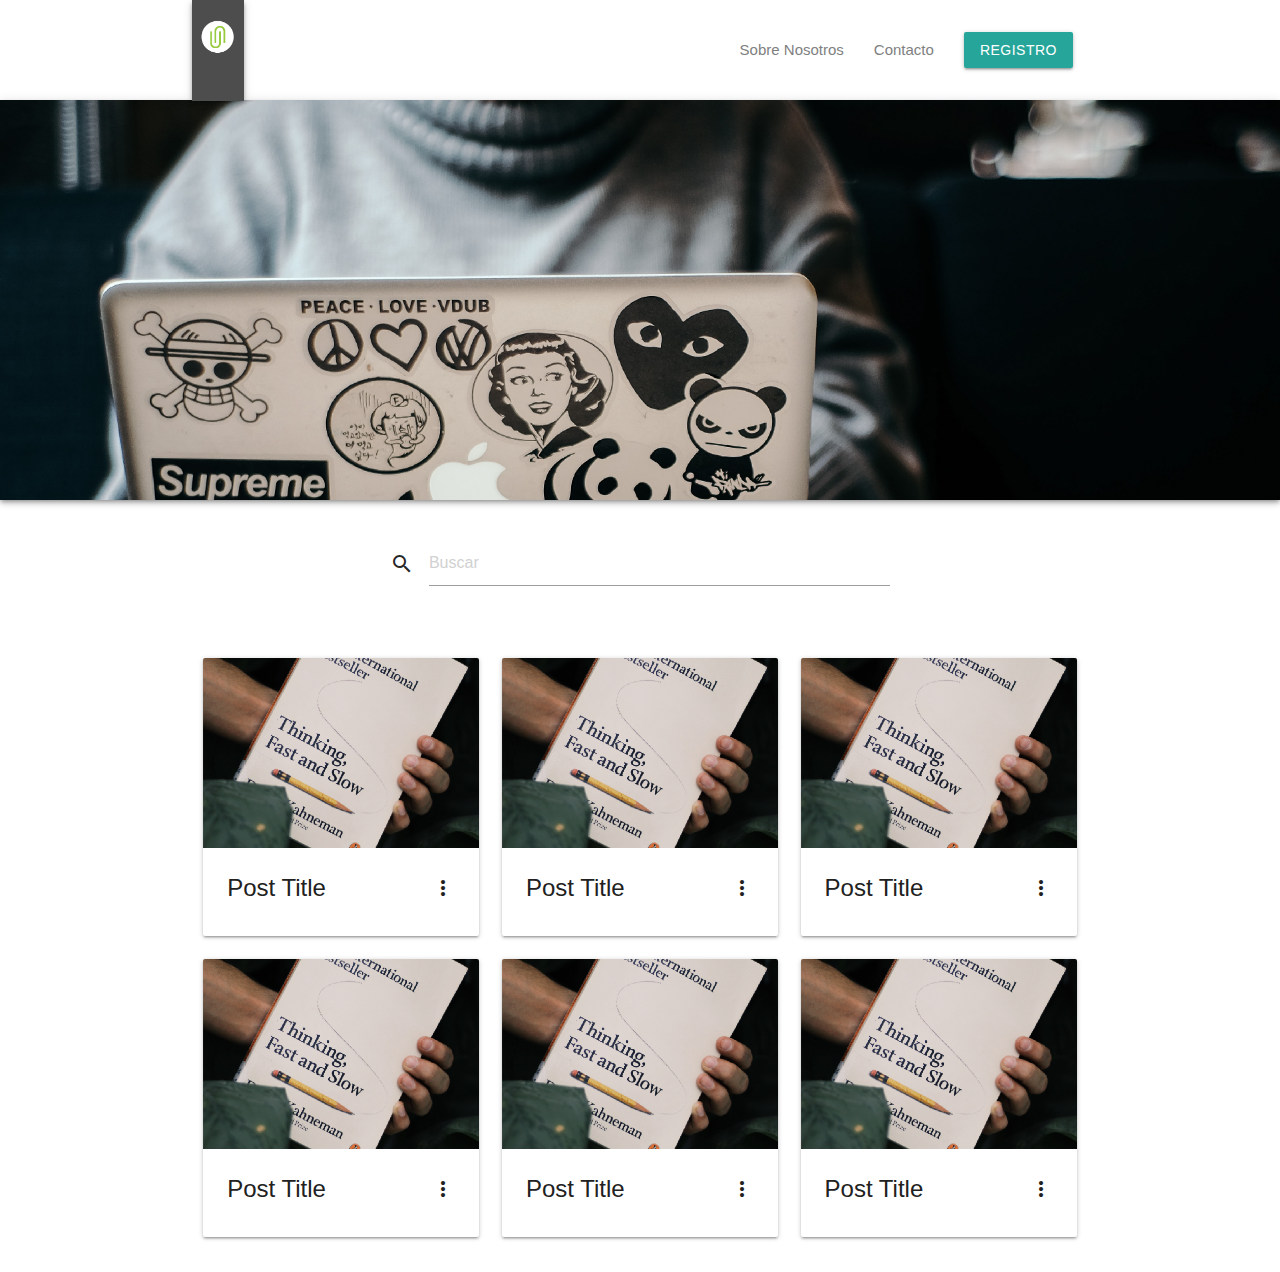
<file: public/index.html>
<!DOCTYPE html>
<html lang="en">
<head>
    <title>Document</title>
    <meta charset="UTF-8">
    <meta name="viewport" content="width=device-width, initial-scale=1.0">
    
    <!--Import Google Icon Font-->
    <link href="https://fonts.googleapis.com/icon?family=Material+Icons" rel="stylesheet">
    <!--Import materialize.css-->
    <link rel="stylesheet" href="https://cdnjs.cloudflare.com/ajax/libs/materialize/1.0.0/css/materialize.min.css">
    <!--Let browser know website is optimized for mobile-->
    <meta name="viewport" content="width=device-width, initial-scale=1.0"/>

    <link rel="stylesheet" href="css/main.css">
</head>
<body>
    <header>
        <nav class="container">
            <a href="#" class="brand-logo valing-wrapper z-depth-2">
                <img src="assets/img/Logo.jpg" alt="Logo de blog" class="responsibbe-img left">
            </a>
            <ul class="right valign-wrapper">
                <li><a href="#">Sobre Nosotros</a></li>
                <li><a href="#">Contacto</a></li>
                <li><a class="btn" href="registro.html">Registro</a></li>
            </ul>
        </nav>
        
    </header>
    <section class="header-main-pic z-depth-2"></section>
    <main class="container">
        <section>
            <div class="section">
                <div class="row">
                    <div class="col m7 input-field input-container">
                        <i class="material-icons">search</i>
                        <input type="text" id="search" placeholder="Buscar">
                    </div>
                </div>
            </div>
        </section>
        <section>
            <div class="row">
                <article class="col s12 m6 l4">
                    <div class="card">
                        <div class="card-image waves-effect waves-block waves-light">
                            <img src="assets/img/card1.jpg" alt="" class="activator">
                        </div>
                        <div class="card-content">
                            <span class="card-title grey-text activator text-darken-4">Post Title <i class="material-icons right">more_vert</i></span>
                        </div>
                        <div class="card-reveal">
                            <span class="card-title grey-text text-darken-4">Post Title <i class="material-icons right">close</i></span>
                            <p>
                                I am a very simple card. I am good at containing small bits of information.
                                I am convenient because I require little markup to use effectively.
                            </p>
                            <a class="waves-effect waves-teal btn-flat teal lighten-5 right" href="post.html">Ir</a>
                        </div>
                    </div>
                </article>
                <article class="col s12 m6 l4">
                    <div class="card">
                        <div class="card-image waves-effect waves-block waves-light">
                            <img src="assets/img/card1.jpg" alt="" class="activator">
                        </div>
                        <div class="card-content">
                            <span class="card-title grey-text activator text-darken-4">Post Title <i class="material-icons right">more_vert</i></span>
                        </div>
                        <div class="card-reveal">
                            <span class="card-title grey-text text-darken-4">Post Title <i class="material-icons right">close</i></span>
                            <p>
                                I am a very simple card. I am good at containing small bits of information.
                                I am convenient because I require little markup to use effectively.
                            </p>
                            <a class="waves-effect waves-teal btn-flat teal lighten-5 right" href="post.html">Ir</a>
                        </div>
                    </div>
                </article>
                <article class="col s12 m6 l4">
                    <div class="card">
                        <div class="card-image waves-effect waves-block waves-light">
                            <img src="assets/img/card1.jpg" alt="" class="activator">
                        </div>
                        <div class="card-content">
                            <span class="card-title grey-text activator text-darken-4">Post Title <i class="material-icons right">more_vert</i></span>
                        </div>
                        <div class="card-reveal">
                            <span class="card-title grey-text text-darken-4">Post Title <i class="material-icons right">close</i></span>
                            <p>
                                I am a very simple card. I am good at containing small bits of information.
                                I am convenient because I require little markup to use effectively.
                            </p>
                            <a class="waves-effect waves-teal btn-flat teal lighten-5 right" href="post.html">Ir</a>
                        </div>
                    </div>
                </article>
                <article class="col s12 m6 l4">
                    <div class="card">
                        <div class="card-image waves-effect waves-block waves-light">
                            <img src="assets/img/card1.jpg" alt="" class="activator">
                        </div>
                        <div class="card-content">
                            <span class="card-title grey-text activator text-darken-4">Post Title <i class="material-icons right">more_vert</i></span>
                        </div>
                        <div class="card-reveal">
                            <span class="card-title grey-text text-darken-4">Post Title <i class="material-icons right">close</i></span>
                            <p>
                                I am a very simple card. I am good at containing small bits of information.
                                I am convenient because I require little markup to use effectively.
                            </p>
                            <a class="waves-effect waves-teal btn-flat teal lighten-5 right" href="post.html">Ir</a>
                        </div>
                    </div>
                </article>
                <article class="col s12 m6 l4">
                    <div class="card">
                        <div class="card-image waves-effect waves-block waves-light">
                            <img src="assets/img/card1.jpg" alt="" class="activator">
                        </div>
                        <div class="card-content">
                            <span class="card-title grey-text activator text-darken-4">Post Title <i class="material-icons right">more_vert</i></span>
                        </div>
                        <div class="card-reveal">
                            <span class="card-title grey-text text-darken-4">Post Title <i class="material-icons right">close</i></span>
                            <p>
                                I am a very simple card. I am good at containing small bits of information.
                                I am convenient because I require little markup to use effectively.
                            </p>
                            <a class="waves-effect waves-teal btn-flat teal lighten-5 right" href="post.html">Ir</a>
                        </div>
                    </div>
                </article>
                <article class="col s12 m6 l4">
                    <div class="card">
                        <div class="card-image waves-effect waves-block waves-light">
                            <img src="assets/img/card1.jpg" alt="" class="activator">
                        </div>
                        <div class="card-content">
                            <span class="card-title grey-text activator text-darken-4">Post Title <i class="material-icons right">more_vert</i></span>
                        </div>
                        <div class="card-reveal">
                            <span class="card-title grey-text text-darken-4">Post Title <i class="material-icons right">close</i></span>
                            <p>
                                I am a very simple card. I am good at containing small bits of information.
                                I am convenient because I require little markup to use effectively.
                            </p>
                            <a class="waves-effect waves-teal btn-flat teal lighten-5 right" href="post.html">Ir</a>
                        </div>
                    </div>
                </article>
            </div>
        </section>
    </main>
    
    <!-- Compiled and minified JavaScript -->
    <script src="https://cdnjs.cloudflare.com/ajax/libs/materialize/1.0.0/js/materialize.min.js"></script>
</body>
</html>
</file>
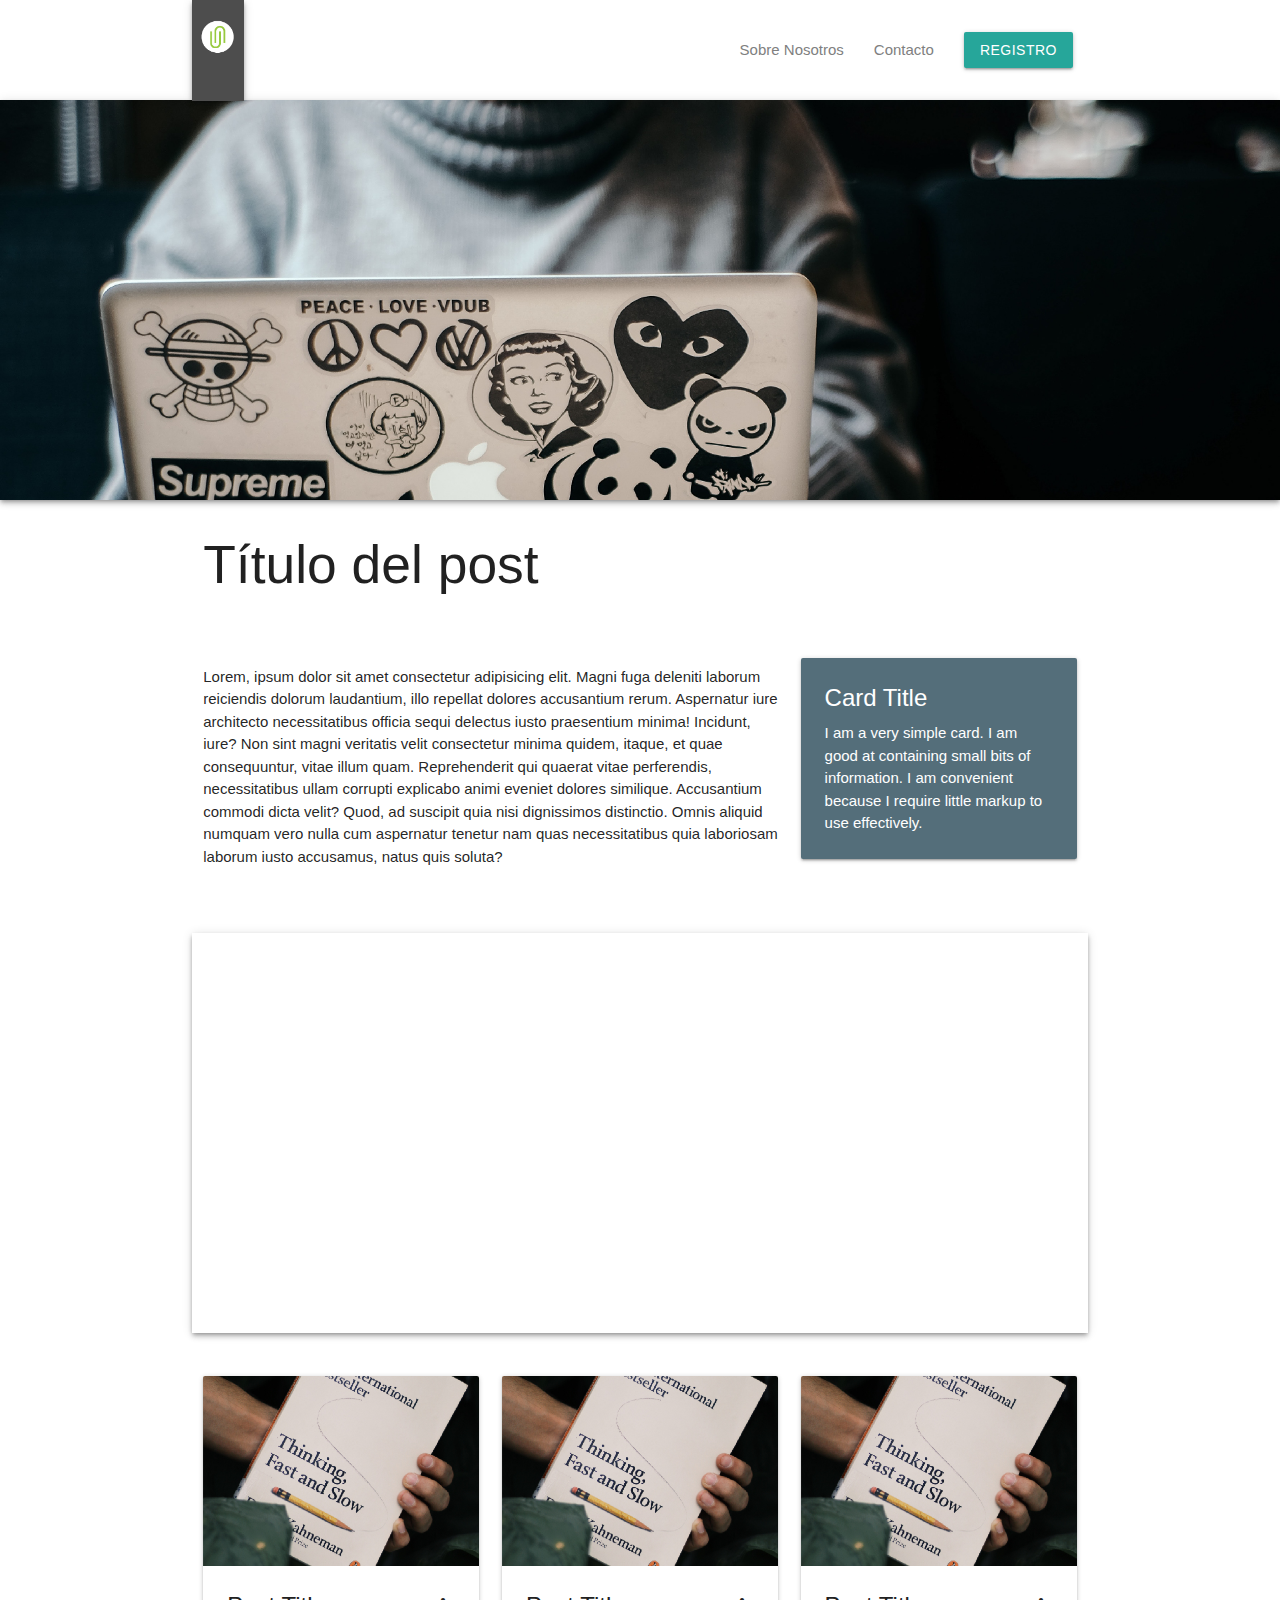
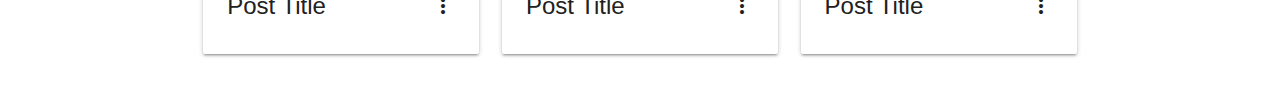
<file: public/post.html>
<!DOCTYPE html>
<html lang="en">
<head>
    <title>Document</title>
    <meta charset="UTF-8">
    <meta name="viewport" content="width=device-width, initial-scale=1.0">
    
    <!--Import Google Icon Font-->
    <link href="https://fonts.googleapis.com/icon?family=Material+Icons" rel="stylesheet">
    <!--Import materialize.css-->
    <link rel="stylesheet" href="https://cdnjs.cloudflare.com/ajax/libs/materialize/1.0.0/css/materialize.min.css">
    <!--Let browser know website is optimized for mobile-->
    <meta name="viewport" content="width=device-width, initial-scale=1.0"/>

    <link rel="stylesheet" href="css/main.css">
</head>
<body>
    <header>
        <nav class="container">
            <a href="#" class="brand-logo valing-wrapper z-depth-2">
                <img src="assets/img/Logo.jpg" alt="Logo de blog" class="responsibbe-img left">
            </a>
            <ul class="right valign-wrapper">
                <li><a href="#">Sobre Nosotros</a></li>
                <li><a href="#">Contacto</a></li>
                <li><a class="btn" href="registro.html">Registro</a></li>
            </ul>
        </nav>
        
    </header>
    <section class="header-main-pic z-depth-2"></section>
    <main class="container">
        <section>
            <div class="section hide">
                <div class="row">
                    <div class="col m7 input-field input-container">
                        <i class="material-icons">search</i>
                        <input type="text" id="search" placeholder="Buscar">
                    </div>
                </div>
            </div>
        </section>
        <section>
            <div class="row">
                <div class="col s12">
                    <h2>Título del post</h2>
                </div>
            </div>
        </section>
        <section class="section">
            <div class="row">
                <div class="col m8">
                    <p>
                        Lorem, ipsum dolor sit amet consectetur adipisicing elit. Magni fuga deleniti laborum reiciendis dolorum laudantium, illo repellat dolores accusantium rerum. Aspernatur iure architecto necessitatibus officia sequi delectus iusto praesentium minima!
                        Incidunt, iure? Non sint magni veritatis velit consectetur minima quidem, itaque, et quae consequuntur, vitae illum quam. Reprehenderit qui quaerat vitae perferendis, necessitatibus ullam corrupti explicabo animi eveniet dolores similique.
                        Accusantium commodi dicta velit? Quod, ad suscipit quia nisi dignissimos distinctio. Omnis aliquid numquam vero nulla cum aspernatur tenetur nam quas necessitatibus quia laboriosam laborum iusto accusamus, natus quis soluta?
                    </p>
                </div>

                <div class="col m4">
                    <div class="card blue-grey darken-1">
                        <div class="card-content white-text">
                          <span class="card-title">Card Title</span>
                          <p>I am a very simple card. I am good at containing small bits of information.
                          I am convenient because I require little markup to use effectively.</p>
                        </div>
                    </div>
                </div>

            </div>
        </section>

        <section class="section">
            <div class="row">
                <div class="post-pic z-depth-2"></div>
            </div>
        </section>
        <section>
            <div class="row">
                <article class="col s12 m6 l4">
                    <div class="card">
                        <div class="card-image waves-effect waves-block waves-light">
                            <img src="assets/img/card1.jpg" alt="" class="activator">
                        </div>
                        <div class="card-content">
                            <span class="card-title grey-text activator text-darken-4">Post Title <i class="material-icons right">more_vert</i></span>
                        </div>
                        <div class="card-reveal">
                            <span class="card-title grey-text text-darken-4">Post Title <i class="material-icons right">close</i></span>
                            <p>
                                I am a very simple card. I am good at containing small bits of information.
                                I am convenient because I require little markup to use effectively.
                            </p>
                            <a class="waves-effect waves-teal btn-flat teal lighten-5 right" href="post.html">Ir</a>
                        </div>
                    </div>
                </article>
                <article class="col s12 m6 l4">
                    <div class="card">
                        <div class="card-image waves-effect waves-block waves-light">
                            <img src="assets/img/card1.jpg" alt="" class="activator">
                        </div>
                        <div class="card-content">
                            <span class="card-title grey-text activator text-darken-4">Post Title <i class="material-icons right">more_vert</i></span>
                        </div>
                        <div class="card-reveal">
                            <span class="card-title grey-text text-darken-4">Post Title <i class="material-icons right">close</i></span>
                            <p>
                                I am a very simple card. I am good at containing small bits of information.
                                I am convenient because I require little markup to use effectively.
                            </p>
                            <a class="waves-effect waves-teal btn-flat teal lighten-5 right" href="post.html">Ir</a>
                        </div>
                    </div>
                </article>
                <article class="col s12 m6 l4">
                    <div class="card">
                        <div class="card-image waves-effect waves-block waves-light">
                            <img src="assets/img/card1.jpg" alt="" class="activator">
                        </div>
                        <div class="card-content">
                            <span class="card-title grey-text activator text-darken-4">Post Title <i class="material-icons right">more_vert</i></span>
                        </div>
                        <div class="card-reveal">
                            <span class="card-title grey-text text-darken-4">Post Title <i class="material-icons right">close</i></span>
                            <p>
                                I am a very simple card. I am good at containing small bits of information.
                                I am convenient because I require little markup to use effectively.
                            </p>
                            <a class="waves-effect waves-teal btn-flat teal lighten-5 right" href="post.html">Ir</a>
                        </div>
                    </div>
                </article>
            </div>
        </section>
    </main>
    
    <!-- Compiled and minified JavaScript -->
    <script src="https://cdnjs.cloudflare.com/ajax/libs/materialize/1.0.0/js/materialize.min.js"></script>
</body>
</html>
</file>
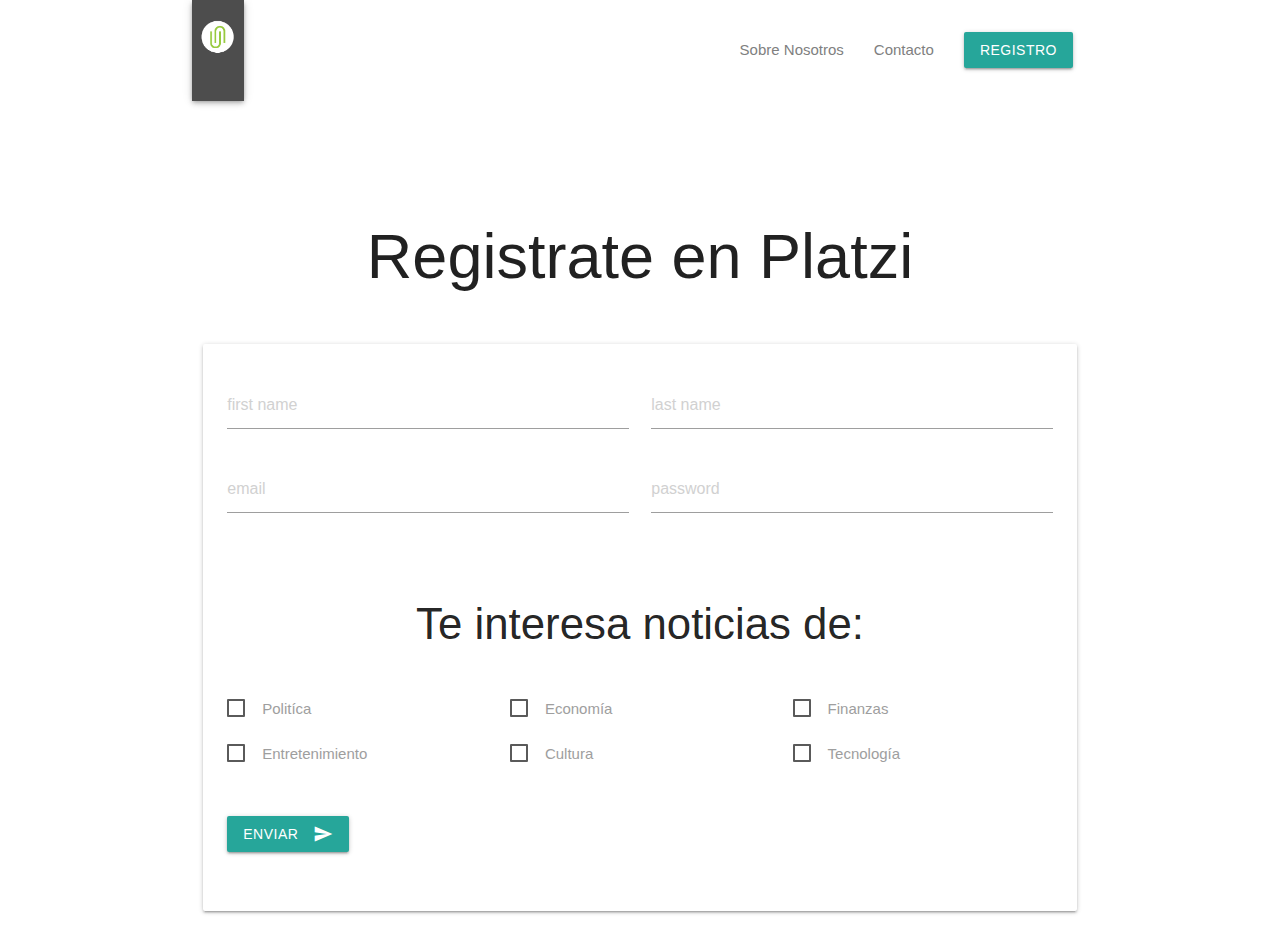
<file: public/registro.html>
<!DOCTYPE html>
<html lang="en">
<head>
    <title>Document</title>
    <meta charset="UTF-8">
    <meta name="viewport" content="width=device-width, initial-scale=1.0">
    
    <!--Import Google Icon Font-->
    <link href="https://fonts.googleapis.com/icon?family=Material+Icons" rel="stylesheet">
    <!--Import materialize.css-->
    <link rel="stylesheet" href="https://cdnjs.cloudflare.com/ajax/libs/materialize/1.0.0/css/materialize.min.css">
    <!--Let browser know website is optimized for mobile-->
    <meta name="viewport" content="width=device-width, initial-scale=1.0"/>

    <link rel="stylesheet" href="css/main.css">
</head>
<body>
    <header>
        <nav class="container">
            <a href="#" class="brand-logo valing-wrapper z-depth-2">
                <img src="assets/img/Logo.jpg" alt="Logo de blog" class="responsibbe-img left">
            </a>
            <ul class="right valign-wrapper">
                <li><a href="#">Sobre Nosotros</a></li>
                <li><a href="#">Contacto</a></li>
                <li><a class="btn" href="#">Registro</a></li>
            </ul>
        </nav>
        
    </header>
    <section class="header-main-pic z-depth-2 hide"></section>
   
    <section class="container">
            <div class="row registro-titulo">
                <div class="col s12">
                    <h1 class="center align">Registrate en Platzi</h1>
                </div>
            </div>
    </section>
    <main class="container">
        <div class="row">
            <div class="col s12">
                <div class="card-panel">
                    <form action="">
                        <div class="row selection">
                            <div class="input-field col s12 m6">
                                <input type="text" id="first-name" type="text" class="validate" placeholder="first name">
                                <label for="first-name"></label>
                            </div>
                            <div class="input-field col s12 m6">
                                <input type="text" id="last-name" type="text" class="validate" placeholder="last name">
                                <label for="last-name"></label>
                            </div>
                            <div class="input-field col s12 m6">
                                <input type="text" id="email" type="text" class="validate" placeholder="email">
                                <label for="email"></label>
                            </div>
                            <div class="input-field col s12 m6">
                                <input type="text" id="password" type="text" class="validate" placeholder="password">
                                <label for="password"></label>
                            </div>
                        </div>
                        <div class="section">
                            <h3 class="center-align">Te interesa noticias de:</h3>
                        </div>
                        <div class="section">
                            <div class="row">
                                <label for="" class="col s12 m4">
                                    <input type="checkbox">
                                    <span>Politíca</span>
                                </label>
                                <label for="" class="col s12 m4">
                                    <input type="checkbox">
                                    <span>Economía</span>
                                </label>
                                <label for="" class="col s12 m4">
                                    <input type="checkbox">
                                    <span>Finanzas</span>
                                </label>
                            </div>
                            <div class="row">
                                <label for="" class="col s12 m4">
                                    <input type="checkbox">
                                    <span>Entretenimiento</span>
                                </label>
                                <label for="" class="col s12 m4">
                                    <input type="checkbox">
                                    <span>Cultura</span>
                                </label>
                                <label for="" class="col s12 m4">
                                    <input type="checkbox">
                                    <span>Tecnología</span>
                                </label>
                            </div>
                        </div>
                        <div class="section">
                            <div class="row">
                                <div class="col s12">
                                    <button class="btn waves-effect waves-light center-align">Enviar
                                        <i class="material-icons right">send</i>
                                    </button>
                                </div>
                            </div>
                        </div>
                    </form>
                </div>
            </div>
        </div>
    </main>
    
    <!-- Compiled and minified JavaScript -->
    <script src="https://cdnjs.cloudflare.com/ajax/libs/materialize/1.0.0/js/materialize.min.js"></script>
</body>
</html>
</file>
<file: public/css/main.css>
body {
    margin: 0px;
    padding: 0px;
    display: flex;
    min-height: 100vh;
    flex-direction: column;
}

header {
    height: 100px;
}
header nav {
    height: 100px;
    background: white;
    box-shadow: none;
}
header nav ul {
    height: 100px;
}
header ul a {
    color: gray;
}

nav .brand-logo {
    height: 100px;
    left: 15%;
}
nav .brand-logo img {
    width: 52px;
}

.header-main-pic {
    width: 100%;
    height: 400px;
    background-image: url('../assets/img/Banner.jpg');
    background-repeat: no-repeat;
    background-position: center;
    background-size: cover;
}

.input-field.input-container {
    height: 100px;
    float: none;
    display: flex;
    margin: 0 auto;
}

.input-field > #search {
    margin-top: 25px;
}

.input-container i {
    margin-top: 37px;
    margin-right: 15px;
}

footer.page-footer {
    height: 80px;
    background: grey;
    bottom: 0;
}

/* Post.html */
.post-pic {
    width: 100%;
    height: 400px;
    background-image: url('https://picsum.photos/1000/400');
    background-repeat: no-repeat;
    background-position: center;
    background-size: cover;
}

/* Registro.html */
.registro-titulo {
    margin-top: 80px;
}
</file>
